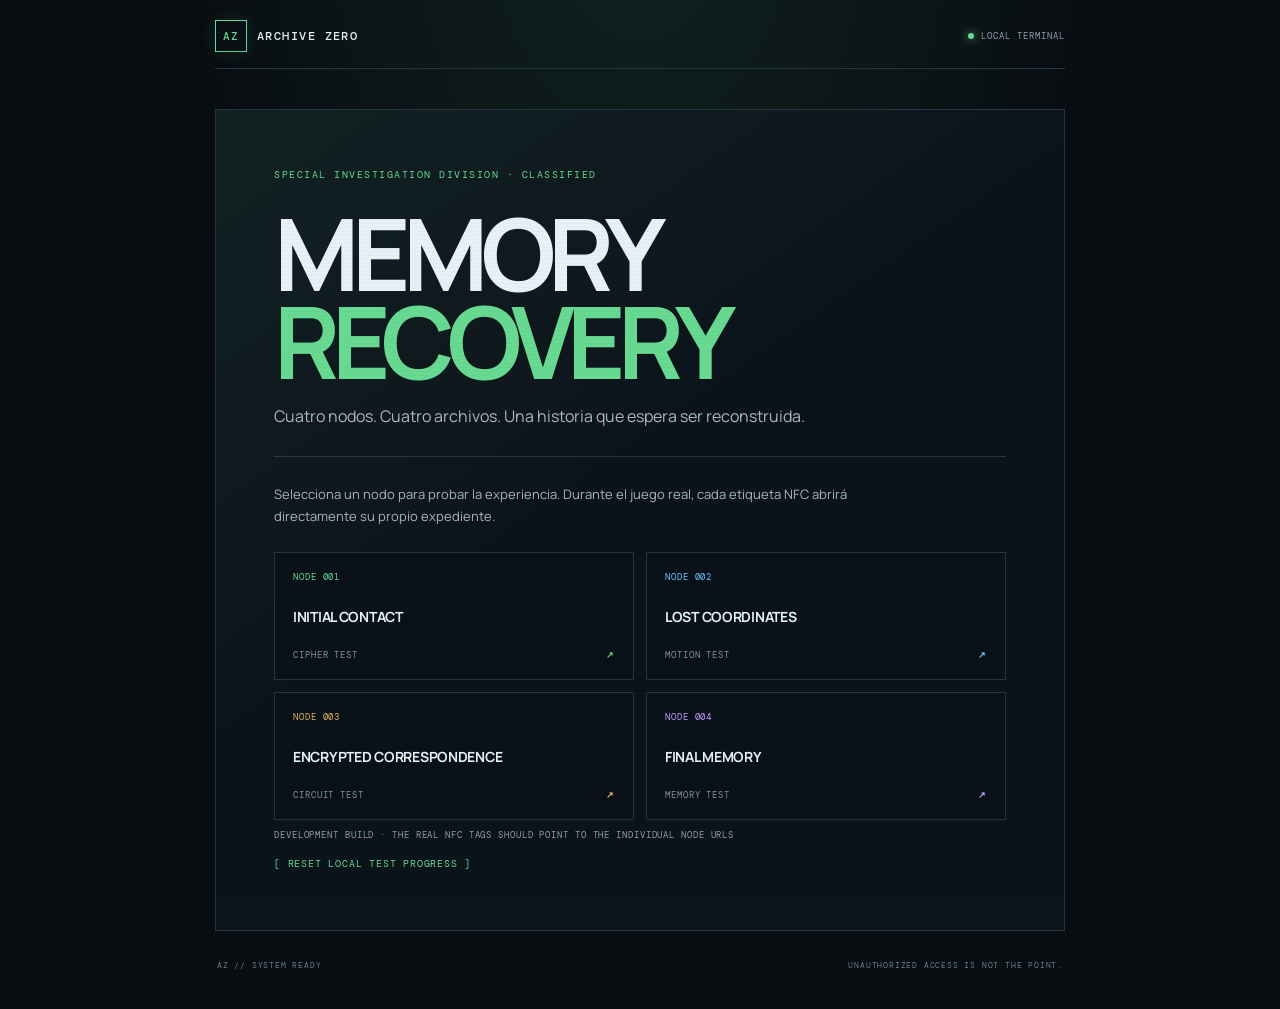
<file: index.html>
<!doctype html>
<html lang="es">
<head>
  <meta charset="utf-8">
  <meta name="viewport" content="width=device-width, initial-scale=1, viewport-fit=cover">
  <meta name="theme-color" content="#080d12">
  <meta name="description" content="ARCHIVE ZERO — classified memory recovery system.">
  <title>ARCHIVE ZERO // Terminal</title>
  <link rel="stylesheet" href="styles.css">
</head>
<body class="hub-page" data-node="hub">
  <div class="scanlines" aria-hidden="true"></div>
  <main class="hub-shell">
    <header class="topbar">
      <a class="brand" href="index.html"><span class="brand-mark">AZ</span><span>ARCHIVE ZERO</span></a>
      <span class="topbar-status"><i class="status-dot"></i> LOCAL TERMINAL</span>
    </header>
    <section class="hero-panel">
      <p class="eyebrow">SPECIAL INVESTIGATION DIVISION · CLASSIFIED</p>
      <h1>MEMORY<br><span>RECOVERY</span></h1>
      <p class="lede">Cuatro nodos. Cuatro archivos. Una historia que espera ser reconstruida.</p>
      <div class="rule"></div>
      <p class="body-copy">Selecciona un nodo para probar la experiencia. Durante el juego real, cada etiqueta NFC abrirá directamente su propio expediente.</p>
      <div class="node-grid">
        <a class="node-card node-green" href="001.html"><span class="node-number">NODE 001</span><strong>INITIAL CONTACT</strong><span class="node-state">CIPHER TEST <b>↗</b></span></a>
        <a class="node-card node-blue" href="002.html"><span class="node-number">NODE 002</span><strong>LOST COORDINATES</strong><span class="node-state">MOTION TEST <b>↗</b></span></a>
        <a class="node-card node-amber" href="003.html"><span class="node-number">NODE 003</span><strong>ENCRYPTED CORRESPONDENCE</strong><span class="node-state">CIRCUIT TEST <b>↗</b></span></a>
        <a class="node-card node-violet" href="004.html"><span class="node-number">NODE 004</span><strong>FINAL MEMORY</strong><span class="node-state">MEMORY TEST <b>↗</b></span></a>
      </div>
      <p class="micro-note">DEVELOPMENT BUILD · THE REAL NFC TAGS SHOULD POINT TO THE INDIVIDUAL NODE URLS</p>
      <button class="text-button reset-button" id="reset-progress" type="button">[ RESET LOCAL TEST PROGRESS ]</button>
    </section>
    <footer class="footer-line"><span>AZ // SYSTEM READY</span><span>UNAUTHORIZED ACCESS IS NOT THE POINT.</span></footer>
  </main>
  <script src="audio.js"></script>
  <script>document.getElementById("reset-progress").addEventListener("click", () => { for (const id of ["001","002","003","004"]) localStorage.removeItem(`archive-zero-node-${id}-recovered`); alert("Local test progress cleared."); });</script>
</body>
</html>
</file>
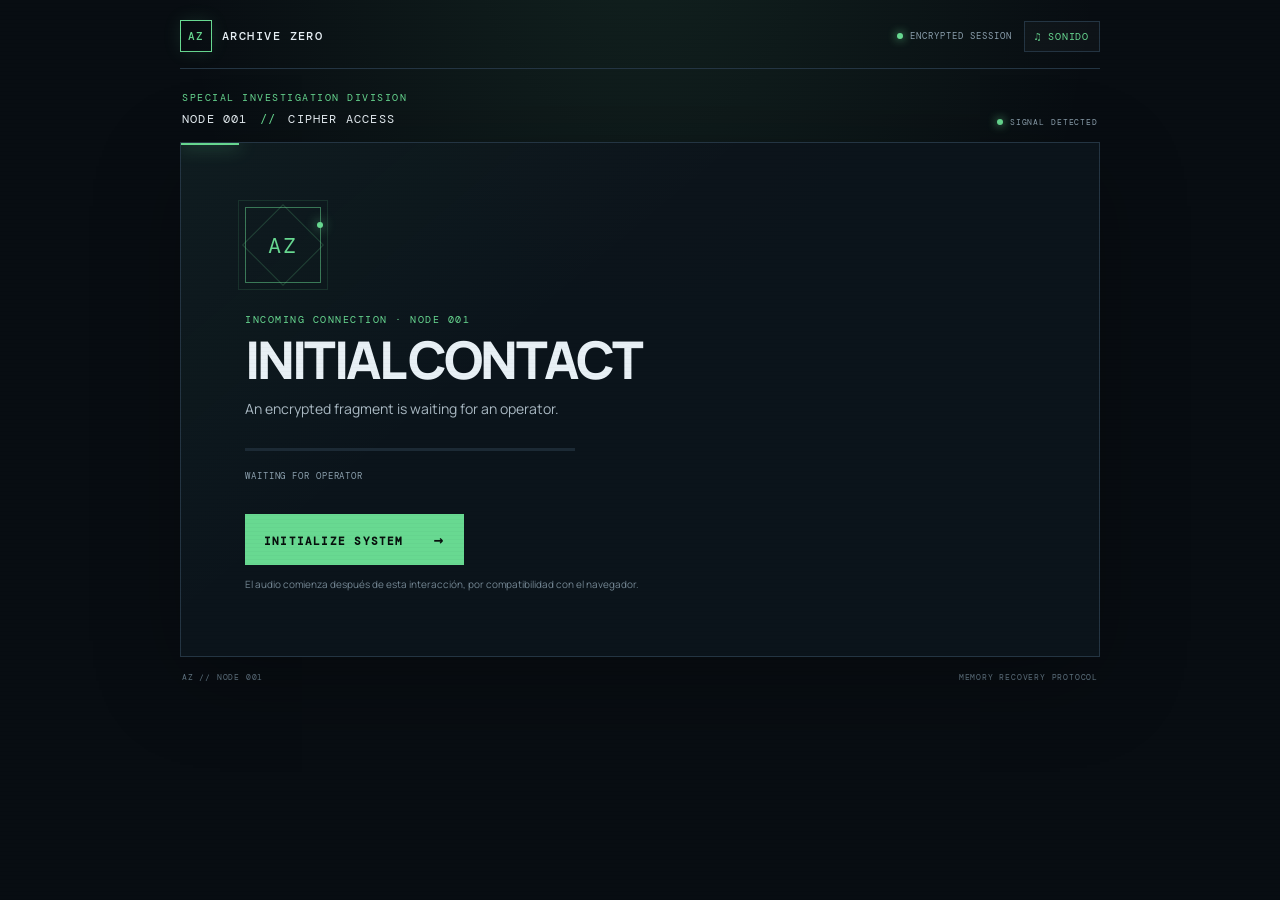
<file: 001.html>
<!doctype html>
<html lang="es">
<head>
  <meta charset="utf-8">
  <meta name="viewport" content="width=device-width, initial-scale=1, viewport-fit=cover">
  <meta name="theme-color" content="#080d12">
  <meta name="description" content="ARCHIVE ZERO — restricted memory recovery node 001.">
  <title>ARCHIVE ZERO // NODE 001</title>
  <link rel="stylesheet" href="styles.css">
</head>
<body data-node="001">
  <div class="scanlines" aria-hidden="true"></div>
  <main class="app-shell">
    <header class="topbar">
      <a class="brand" href="index.html" aria-label="ARCHIVE ZERO home"><span class="brand-mark">AZ</span><span>ARCHIVE ZERO</span></a>
      <div class="topbar-right"><span class="topbar-status"><i class="status-dot"></i> ENCRYPTED SESSION</span><button class="sound-toggle" id="sound-toggle" type="button" aria-label="Activar o silenciar sonido">♫ <span>SONIDO</span></button></div>
    </header>

    <section class="node-heading">
      <div><p class="eyebrow">SPECIAL INVESTIGATION DIVISION</p><p class="node-index">NODE 001 <span>//</span> <span id="node-classification">CLASSIFIED</span></p></div>
      <div class="connection-state"><span class="pulse-dot"></span><span id="connection-label">SIGNAL DETECTED</span></div>
    </section>

    <section class="main-panel" id="main-panel">
      <div class="system-intro" id="system-intro">
        <div class="boot-mark" aria-hidden="true"><span>AZ</span><i></i></div>
        <p class="eyebrow">INCOMING CONNECTION · NODE 001</p>
        <h1 id="node-title">LOADING ARCHIVE</h1>
        <p class="lede" id="node-subtitle">Establishing secure connection...</p>
        <div class="boot-meter"><span id="boot-meter-fill"></span></div>
        <p class="micro-note" id="boot-status">WAITING FOR OPERATOR</p>
        <button class="primary-button" id="initialize-button" type="button">INITIALIZE SYSTEM <span>→</span></button>
        <p class="tiny-note">El audio comienza después de esta interacción, por compatibilidad con el navegador.</p>
      </div>

      <div class="challenge-area hidden" id="challenge-area">
        <div class="challenge-topline"><span id="challenge-tag">AUTHENTICATION REQUIRED</span><span class="live-indicator"><i></i> LIVE</span></div>
        <h2 id="challenge-title">ACCESS DENIED</h2>
        <p class="challenge-copy" id="challenge-copy"></p>
        <div id="challenge-content"></div>
        <div class="hint-area">
          <button class="text-button" type="button" id="hint-button">[ REQUEST HINT ]</button>
          <p class="hint-text hidden" id="hint-text"></p>
        </div>
      </div>

      <section class="evidence-area hidden" id="evidence-area" aria-live="polite">
        <div class="evidence-header"><span class="evidence-stamp">EVIDENCE RECOVERED</span><span id="evidence-number">FILE 001 / 004</span></div>
        <h2 id="evidence-title">MEMORY FOUND</h2>
        <p class="evidence-copy" id="evidence-copy"></p>
        <figure class="evidence-frame">
          <img id="evidence-image" alt="Fotografía recuperada" src="assets/evidence-001.svg">
          <figcaption><span id="evidence-caption">RECOVERED IMAGE</span><span>UNREDACTED</span></figcaption>
        </figure>
        <div class="transmission-box" id="transmission-box">
          <div class="transmission-heading"><span class="transmission-icon">▣</span><span>SECONDARY TRANSMISSION DETECTED</span></div>
          <p id="next-clue"></p>
          <span class="transmission-footer">ENCRYPTED MESSAGE · DESTINATION NOT VERIFIED</span>
        </div>
        <div class="final-message hidden" id="final-message">
          <span class="evidence-stamp">ALL RECORDS RECOVERED</span>
          <h3>THE STORY WAS NEVER LOST.</h3>
          <p>Algunos archivos guardan información. Otros guardan el comienzo de una historia.</p>
          <p class="micro-note">ARCHIVE ZERO · END OF DIGITAL INVESTIGATION</p>
        </div>
        <div class="audio-note" id="audio-note"><span>♫</span> <span id="audio-note-text">MEMORY SOUNDTRACK LOADED</span></div>
      </section>
    </section>

    <footer class="footer-line"><span>AZ // NODE 001</span><span>MEMORY RECOVERY PROTOCOL</span></footer>
  </main>
  <div class="toast" id="toast" role="status" aria-live="polite"></div>
  <script src="audio.js"></script>
  <script src="app.js"></script>
</body>
</html>
</file>
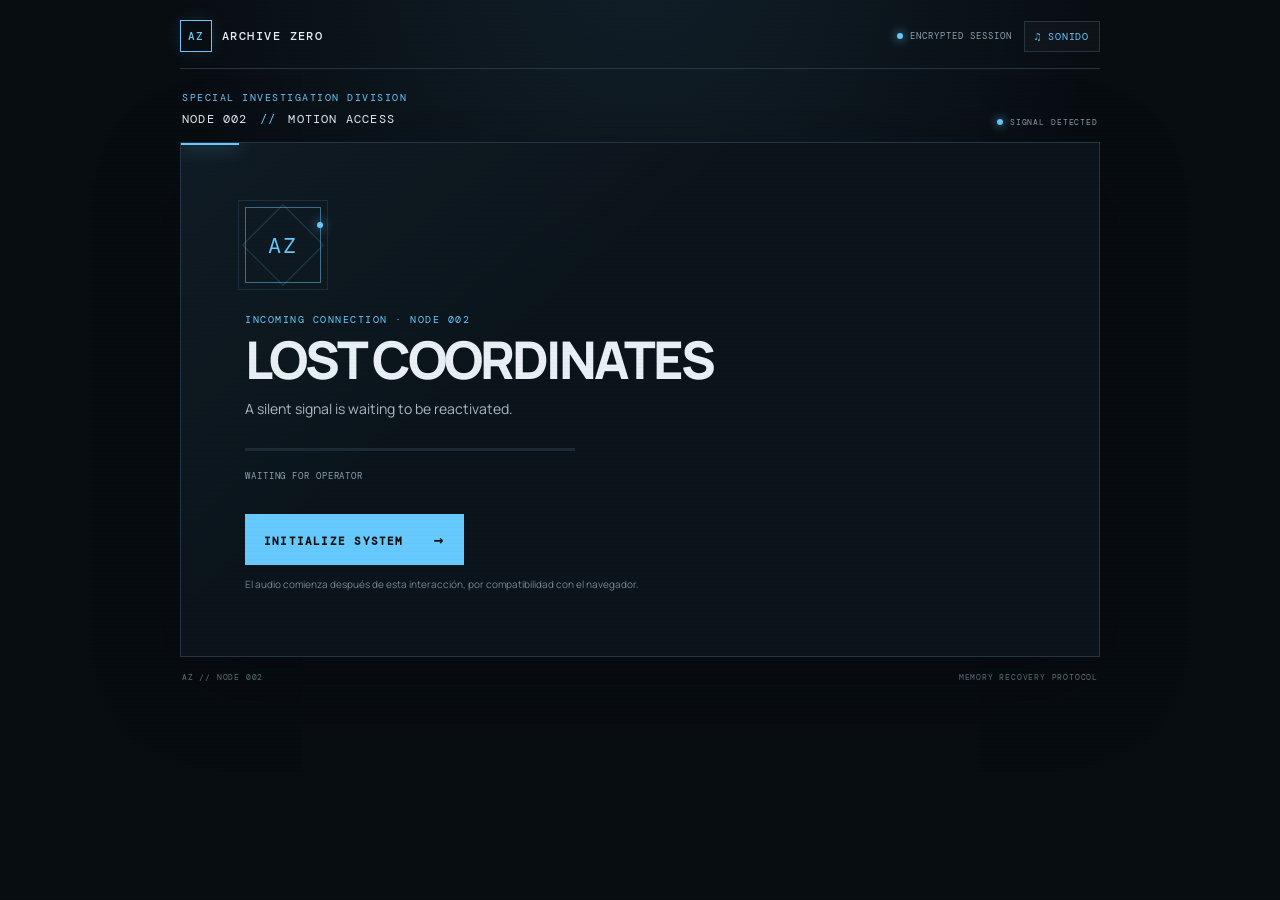
<file: 002.html>
<!doctype html>
<html lang="es">
<head>
  <meta charset="utf-8">
  <meta name="viewport" content="width=device-width, initial-scale=1, viewport-fit=cover">
  <meta name="theme-color" content="#080d12">
  <meta name="description" content="ARCHIVE ZERO — restricted memory recovery node 002.">
  <title>ARCHIVE ZERO // NODE 002</title>
  <link rel="stylesheet" href="styles.css">
</head>
<body data-node="002">
  <div class="scanlines" aria-hidden="true"></div>
  <main class="app-shell">
    <header class="topbar">
      <a class="brand" href="index.html" aria-label="ARCHIVE ZERO home"><span class="brand-mark">AZ</span><span>ARCHIVE ZERO</span></a>
      <div class="topbar-right"><span class="topbar-status"><i class="status-dot"></i> ENCRYPTED SESSION</span><button class="sound-toggle" id="sound-toggle" type="button" aria-label="Activar o silenciar sonido">♫ <span>SONIDO</span></button></div>
    </header>

    <section class="node-heading">
      <div><p class="eyebrow">SPECIAL INVESTIGATION DIVISION</p><p class="node-index">NODE 002 <span>//</span> <span id="node-classification">CLASSIFIED</span></p></div>
      <div class="connection-state"><span class="pulse-dot"></span><span id="connection-label">SIGNAL DETECTED</span></div>
    </section>

    <section class="main-panel" id="main-panel">
      <div class="system-intro" id="system-intro">
        <div class="boot-mark" aria-hidden="true"><span>AZ</span><i></i></div>
        <p class="eyebrow">INCOMING CONNECTION · NODE 002</p>
        <h1 id="node-title">LOADING ARCHIVE</h1>
        <p class="lede" id="node-subtitle">Establishing secure connection...</p>
        <div class="boot-meter"><span id="boot-meter-fill"></span></div>
        <p class="micro-note" id="boot-status">WAITING FOR OPERATOR</p>
        <button class="primary-button" id="initialize-button" type="button">INITIALIZE SYSTEM <span>→</span></button>
        <p class="tiny-note">El audio comienza después de esta interacción, por compatibilidad con el navegador.</p>
      </div>

      <div class="challenge-area hidden" id="challenge-area">
        <div class="challenge-topline"><span id="challenge-tag">AUTHENTICATION REQUIRED</span><span class="live-indicator"><i></i> LIVE</span></div>
        <h2 id="challenge-title">ACCESS DENIED</h2>
        <p class="challenge-copy" id="challenge-copy"></p>
        <div id="challenge-content"></div>
        <div class="hint-area">
          <button class="text-button" type="button" id="hint-button">[ REQUEST HINT ]</button>
          <p class="hint-text hidden" id="hint-text"></p>
        </div>
      </div>

      <section class="evidence-area hidden" id="evidence-area" aria-live="polite">
        <div class="evidence-header"><span class="evidence-stamp">EVIDENCE RECOVERED</span><span id="evidence-number">FILE 001 / 004</span></div>
        <h2 id="evidence-title">MEMORY FOUND</h2>
        <p class="evidence-copy" id="evidence-copy"></p>
        <figure class="evidence-frame">
          <img id="evidence-image" alt="Fotografía recuperada" src="assets/evidence-001.svg">
          <figcaption><span id="evidence-caption">RECOVERED IMAGE</span><span>UNREDACTED</span></figcaption>
        </figure>
        <div class="transmission-box" id="transmission-box">
          <div class="transmission-heading"><span class="transmission-icon">▣</span><span>SECONDARY TRANSMISSION DETECTED</span></div>
          <p id="next-clue"></p>
          <span class="transmission-footer">ENCRYPTED MESSAGE · DESTINATION NOT VERIFIED</span>
        </div>
        <div class="final-message hidden" id="final-message">
          <span class="evidence-stamp">ALL RECORDS RECOVERED</span>
          <h3>THE STORY WAS NEVER LOST.</h3>
          <p>Algunos archivos guardan información. Otros guardan el comienzo de una historia.</p>
          <p class="micro-note">ARCHIVE ZERO · END OF DIGITAL INVESTIGATION</p>
        </div>
        <div class="audio-note" id="audio-note"><span>♫</span> <span id="audio-note-text">MEMORY SOUNDTRACK LOADED</span></div>
      </section>
    </section>

    <footer class="footer-line"><span>AZ // NODE 002</span><span>MEMORY RECOVERY PROTOCOL</span></footer>
  </main>
  <div class="toast" id="toast" role="status" aria-live="polite"></div>
  <script src="audio.js"></script>
  <script src="app.js"></script>
</body>
</html>
</file>
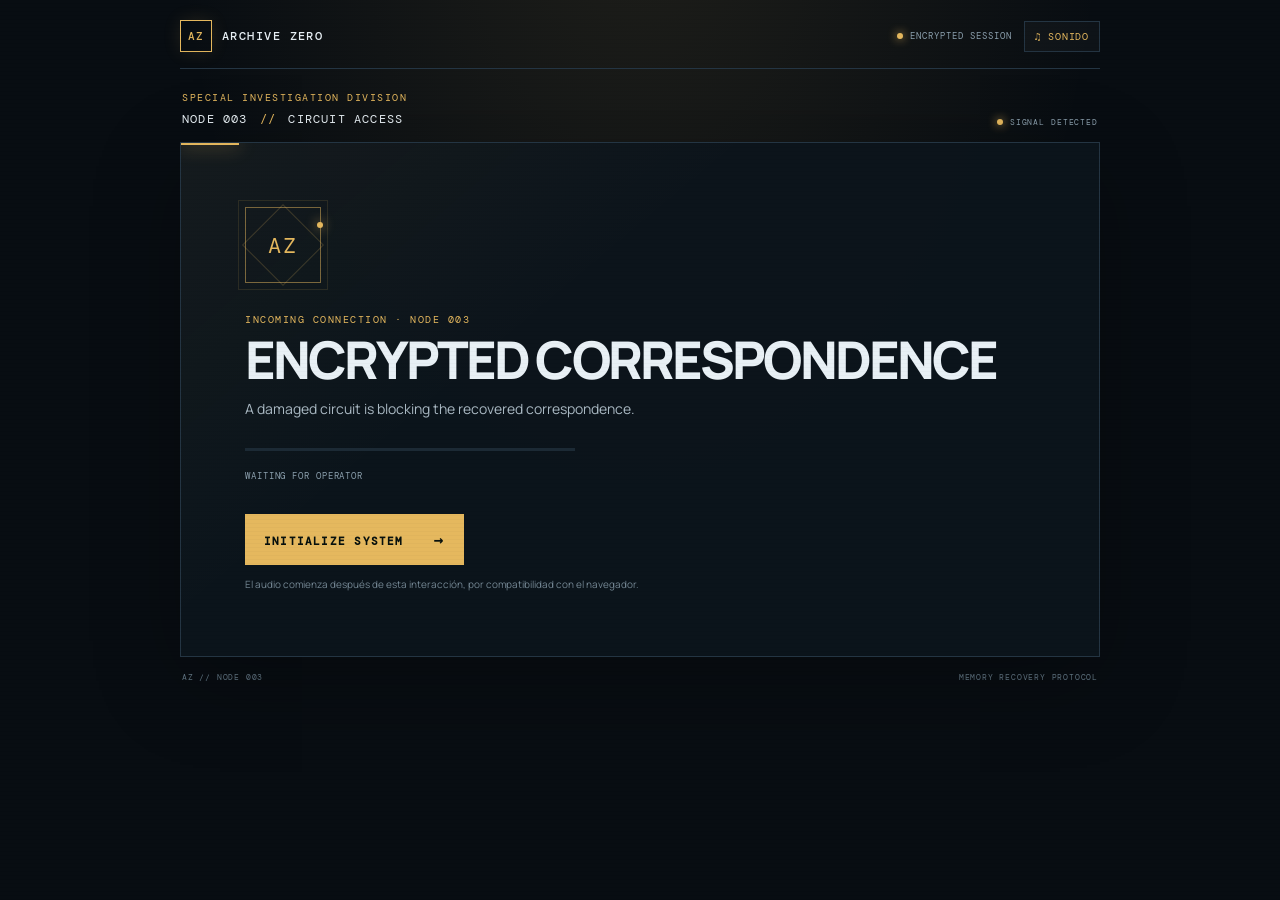
<file: 003.html>
<!doctype html>
<html lang="es">
<head>
  <meta charset="utf-8">
  <meta name="viewport" content="width=device-width, initial-scale=1, viewport-fit=cover">
  <meta name="theme-color" content="#080d12">
  <meta name="description" content="ARCHIVE ZERO — restricted memory recovery node 003.">
  <title>ARCHIVE ZERO // NODE 003</title>
  <link rel="stylesheet" href="styles.css">
</head>
<body data-node="003">
  <div class="scanlines" aria-hidden="true"></div>
  <main class="app-shell">
    <header class="topbar">
      <a class="brand" href="index.html" aria-label="ARCHIVE ZERO home"><span class="brand-mark">AZ</span><span>ARCHIVE ZERO</span></a>
      <div class="topbar-right"><span class="topbar-status"><i class="status-dot"></i> ENCRYPTED SESSION</span><button class="sound-toggle" id="sound-toggle" type="button" aria-label="Activar o silenciar sonido">♫ <span>SONIDO</span></button></div>
    </header>

    <section class="node-heading">
      <div><p class="eyebrow">SPECIAL INVESTIGATION DIVISION</p><p class="node-index">NODE 003 <span>//</span> <span id="node-classification">CLASSIFIED</span></p></div>
      <div class="connection-state"><span class="pulse-dot"></span><span id="connection-label">SIGNAL DETECTED</span></div>
    </section>

    <section class="main-panel" id="main-panel">
      <div class="system-intro" id="system-intro">
        <div class="boot-mark" aria-hidden="true"><span>AZ</span><i></i></div>
        <p class="eyebrow">INCOMING CONNECTION · NODE 003</p>
        <h1 id="node-title">LOADING ARCHIVE</h1>
        <p class="lede" id="node-subtitle">Establishing secure connection...</p>
        <div class="boot-meter"><span id="boot-meter-fill"></span></div>
        <p class="micro-note" id="boot-status">WAITING FOR OPERATOR</p>
        <button class="primary-button" id="initialize-button" type="button">INITIALIZE SYSTEM <span>→</span></button>
        <p class="tiny-note">El audio comienza después de esta interacción, por compatibilidad con el navegador.</p>
      </div>

      <div class="challenge-area hidden" id="challenge-area">
        <div class="challenge-topline"><span id="challenge-tag">AUTHENTICATION REQUIRED</span><span class="live-indicator"><i></i> LIVE</span></div>
        <h2 id="challenge-title">ACCESS DENIED</h2>
        <p class="challenge-copy" id="challenge-copy"></p>
        <div id="challenge-content"></div>
        <div class="hint-area">
          <button class="text-button" type="button" id="hint-button">[ REQUEST HINT ]</button>
          <p class="hint-text hidden" id="hint-text"></p>
        </div>
      </div>

      <section class="evidence-area hidden" id="evidence-area" aria-live="polite">
        <div class="evidence-header"><span class="evidence-stamp">EVIDENCE RECOVERED</span><span id="evidence-number">FILE 001 / 004</span></div>
        <h2 id="evidence-title">MEMORY FOUND</h2>
        <p class="evidence-copy" id="evidence-copy"></p>
        <figure class="evidence-frame">
          <img id="evidence-image" alt="Fotografía recuperada" src="assets/evidence-001.svg">
          <figcaption><span id="evidence-caption">RECOVERED IMAGE</span><span>UNREDACTED</span></figcaption>
        </figure>
        <div class="transmission-box" id="transmission-box">
          <div class="transmission-heading"><span class="transmission-icon">▣</span><span>SECONDARY TRANSMISSION DETECTED</span></div>
          <p id="next-clue"></p>
          <span class="transmission-footer">ENCRYPTED MESSAGE · DESTINATION NOT VERIFIED</span>
        </div>
        <div class="final-message hidden" id="final-message">
          <span class="evidence-stamp">ALL RECORDS RECOVERED</span>
          <h3>THE STORY WAS NEVER LOST.</h3>
          <p>Algunos archivos guardan información. Otros guardan el comienzo de una historia.</p>
          <p class="micro-note">ARCHIVE ZERO · END OF DIGITAL INVESTIGATION</p>
        </div>
        <div class="audio-note" id="audio-note"><span>♫</span> <span id="audio-note-text">MEMORY SOUNDTRACK LOADED</span></div>
      </section>
    </section>

    <footer class="footer-line"><span>AZ // NODE 003</span><span>MEMORY RECOVERY PROTOCOL</span></footer>
  </main>
  <div class="toast" id="toast" role="status" aria-live="polite"></div>
  <script src="audio.js"></script>
  <script src="app.js"></script>
</body>
</html>
</file>
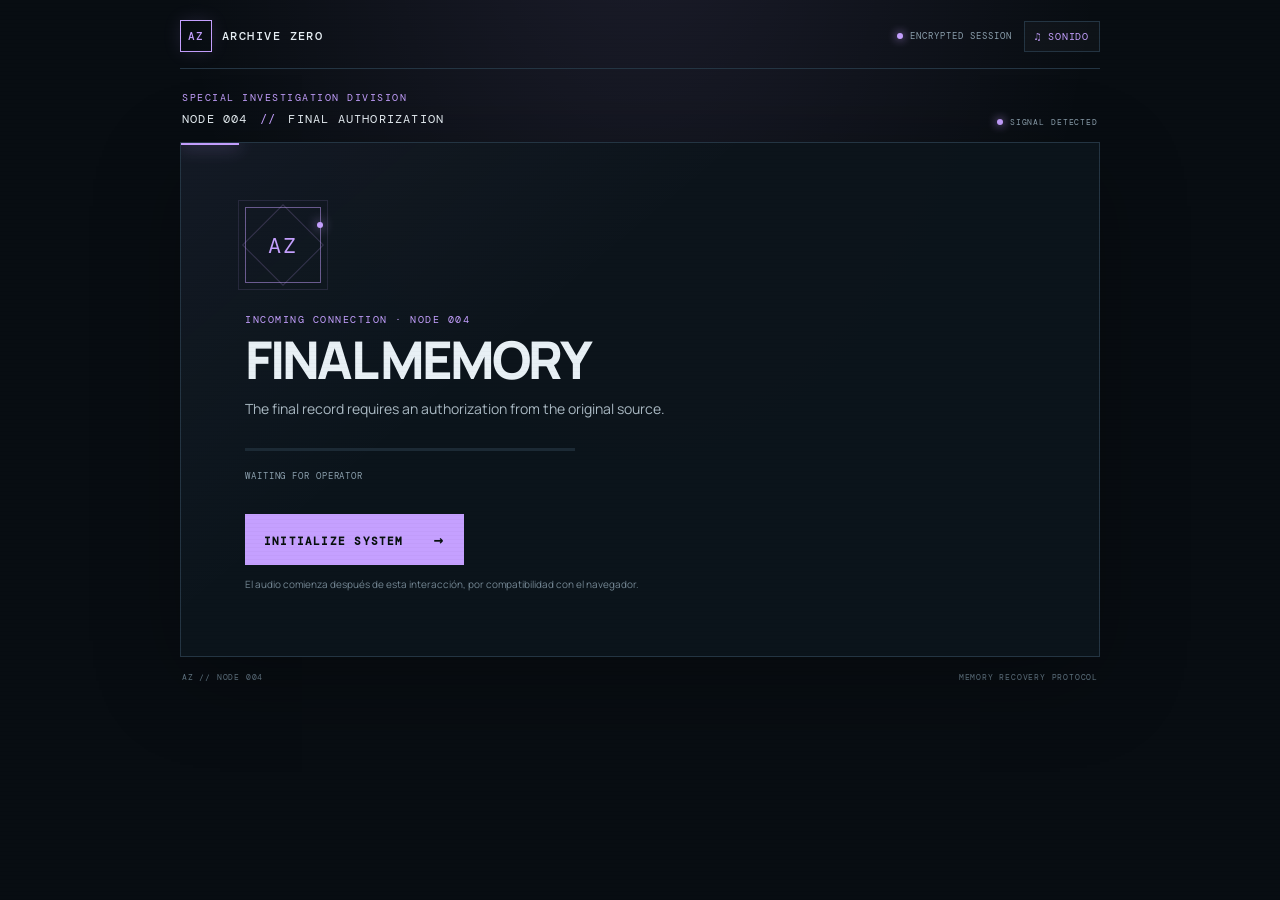
<file: 004.html>
<!doctype html>
<html lang="es">
<head>
  <meta charset="utf-8">
  <meta name="viewport" content="width=device-width, initial-scale=1, viewport-fit=cover">
  <meta name="theme-color" content="#080d12">
  <meta name="description" content="ARCHIVE ZERO — restricted memory recovery node 004.">
  <title>ARCHIVE ZERO // NODE 004</title>
  <link rel="stylesheet" href="styles.css">
</head>
<body data-node="004">
  <div class="scanlines" aria-hidden="true"></div>
  <main class="app-shell">
    <header class="topbar">
      <a class="brand" href="index.html" aria-label="ARCHIVE ZERO home"><span class="brand-mark">AZ</span><span>ARCHIVE ZERO</span></a>
      <div class="topbar-right"><span class="topbar-status"><i class="status-dot"></i> ENCRYPTED SESSION</span><button class="sound-toggle" id="sound-toggle" type="button" aria-label="Activar o silenciar sonido">♫ <span>SONIDO</span></button></div>
    </header>

    <section class="node-heading">
      <div><p class="eyebrow">SPECIAL INVESTIGATION DIVISION</p><p class="node-index">NODE 004 <span>//</span> <span id="node-classification">CLASSIFIED</span></p></div>
      <div class="connection-state"><span class="pulse-dot"></span><span id="connection-label">SIGNAL DETECTED</span></div>
    </section>

    <section class="main-panel" id="main-panel">
      <div class="system-intro" id="system-intro">
        <div class="boot-mark" aria-hidden="true"><span>AZ</span><i></i></div>
        <p class="eyebrow">INCOMING CONNECTION · NODE 004</p>
        <h1 id="node-title">LOADING ARCHIVE</h1>
        <p class="lede" id="node-subtitle">Establishing secure connection...</p>
        <div class="boot-meter"><span id="boot-meter-fill"></span></div>
        <p class="micro-note" id="boot-status">WAITING FOR OPERATOR</p>
        <button class="primary-button" id="initialize-button" type="button">INITIALIZE SYSTEM <span>→</span></button>
        <p class="tiny-note">El audio comienza después de esta interacción, por compatibilidad con el navegador.</p>
      </div>

      <div class="challenge-area hidden" id="challenge-area">
        <div class="challenge-topline"><span id="challenge-tag">AUTHENTICATION REQUIRED</span><span class="live-indicator"><i></i> LIVE</span></div>
        <h2 id="challenge-title">ACCESS DENIED</h2>
        <p class="challenge-copy" id="challenge-copy"></p>
        <div id="challenge-content"></div>
        <div class="hint-area">
          <button class="text-button" type="button" id="hint-button">[ REQUEST HINT ]</button>
          <p class="hint-text hidden" id="hint-text"></p>
        </div>
      </div>

      <section class="evidence-area hidden" id="evidence-area" aria-live="polite">
        <div class="evidence-header"><span class="evidence-stamp">EVIDENCE RECOVERED</span><span id="evidence-number">FILE 001 / 004</span></div>
        <h2 id="evidence-title">MEMORY FOUND</h2>
        <p class="evidence-copy" id="evidence-copy"></p>
        <figure class="evidence-frame">
          <img id="evidence-image" alt="Fotografía recuperada" src="assets/evidence-001.svg">
          <figcaption><span id="evidence-caption">RECOVERED IMAGE</span><span>UNREDACTED</span></figcaption>
        </figure>
        <div class="transmission-box" id="transmission-box">
          <div class="transmission-heading"><span class="transmission-icon">▣</span><span>SECONDARY TRANSMISSION DETECTED</span></div>
          <p id="next-clue"></p>
          <span class="transmission-footer">ENCRYPTED MESSAGE · DESTINATION NOT VERIFIED</span>
        </div>
        <div class="final-message hidden" id="final-message">
          <span class="evidence-stamp">ALL RECORDS RECOVERED</span>
          <h3>THE STORY WAS NEVER LOST.</h3>
          <p>Algunos archivos guardan información. Otros guardan el comienzo de una historia.</p>
          <p class="micro-note">ARCHIVE ZERO · END OF DIGITAL INVESTIGATION</p>
        </div>
        <div class="audio-note" id="audio-note"><span>♫</span> <span id="audio-note-text">MEMORY SOUNDTRACK LOADED</span></div>
      </section>
    </section>

    <footer class="footer-line"><span>AZ // NODE 004</span><span>MEMORY RECOVERY PROTOCOL</span></footer>
  </main>
  <div class="toast" id="toast" role="status" aria-live="polite"></div>
  <script src="audio.js"></script>
  <script src="app.js"></script>
</body>
</html>
</file>
<file: styles.css>
@import url('https://fonts.googleapis.com/css2?family=DM+Mono:wght@400;500&family=Manrope:wght@400;500;600;700;800&display=swap');
:root{--bg:#080d12;--panel:#0d151d;--panel-2:#111e29;--ink:#e8f0f5;--muted:#8ca0ae;--line:#243543;--accent:#68d991;--accent-rgb:104,217,145;--danger:#ff7878;--font-mono:'DM Mono',ui-monospace,SFMono-Regular,Consolas,monospace;--font-main:'Manrope',system-ui,sans-serif}
*{box-sizing:border-box}html{min-height:100%;background:var(--bg)}body{margin:0;min-height:100vh;background:radial-gradient(ellipse at 50% -18%,rgba(var(--accent-rgb),.105),transparent 52%),var(--bg);color:var(--ink);font-family:var(--font-main);overflow-x:hidden}body[data-node="001"]{--accent:#68d991;--accent-rgb:104,217,145}body[data-node="002"]{--accent:#67caff;--accent-rgb:103,202,255}body[data-node="003"]{--accent:#e5b85e;--accent-rgb:229,184,94}body[data-node="004"]{--accent:#c5a0ff;--accent-rgb:197,160,255}.scanlines{position:fixed;inset:0;pointer-events:none;z-index:5;opacity:.13;background:repeating-linear-gradient(to bottom,transparent 0 3px,rgba(0,0,0,.28) 4px)}a{color:inherit;text-decoration:none}button,input{font:inherit}.app-shell,.hub-shell{width:min(920px,100% - 32px);margin:0 auto;padding:20px 0 24px;position:relative;z-index:1}.topbar{display:flex;justify-content:space-between;align-items:center;gap:12px;padding:0 0 16px;border-bottom:1px solid var(--line)}.brand{display:flex;align-items:center;gap:10px;font-family:var(--font-mono);font-size:12px;letter-spacing:.12em;font-weight:500}.brand-mark{width:32px;height:32px;display:grid;place-items:center;border:1px solid var(--accent);color:var(--accent);font-size:11px;box-shadow:0 0 18px rgba(var(--accent-rgb),.12)}.topbar-right{display:flex;align-items:center;gap:12px}.topbar-status,.connection-state{font-family:var(--font-mono);font-size:9px;letter-spacing:.11em;color:var(--muted);display:flex;align-items:center;gap:7px}.status-dot,.pulse-dot,.live-indicator i{width:6px;height:6px;display:inline-block;border-radius:50%;background:var(--accent);box-shadow:0 0 10px var(--accent)}.sound-toggle{border:1px solid var(--line);background:rgba(255,255,255,.025);color:var(--accent);padding:8px 10px;font-family:var(--font-mono);font-size:10px;letter-spacing:.08em;cursor:pointer}.sound-toggle:hover{border-color:var(--accent)}.node-heading{display:flex;justify-content:space-between;align-items:end;padding:22px 2px 15px}.eyebrow{margin:0 0 7px;color:var(--accent);font:10px var(--font-mono);letter-spacing:.15em}.node-index{margin:0;font:12px var(--font-mono);letter-spacing:.1em}.node-index span:first-child{color:var(--accent);padding:0 4px}.connection-state{font-size:8px}.main-panel{position:relative;min-height:480px;border:1px solid var(--line);background:linear-gradient(140deg,rgba(var(--accent-rgb),.045),transparent 38%),rgba(12,20,28,.96);box-shadow:0 24px 80px rgba(0,0,0,.25);overflow:hidden}.main-panel:before{content:"";position:absolute;top:0;left:0;width:58px;height:2px;background:var(--accent);box-shadow:0 0 18px var(--accent)}.system-intro{min-height:480px;padding:clamp(28px,7vw,64px);display:flex;flex-direction:column;align-items:flex-start;justify-content:center}.boot-mark{width:76px;height:76px;border:1px solid rgba(var(--accent-rgb),.5);display:grid;place-items:center;position:relative;margin-bottom:30px;color:var(--accent);font:22px var(--font-mono);letter-spacing:.1em}.boot-mark:before,.boot-mark:after{content:"";position:absolute;border:1px solid rgba(var(--accent-rgb),.2);inset:8px;transform:rotate(45deg)}.boot-mark:after{inset:-8px;border-color:rgba(var(--accent-rgb),.12);transform:rotate(0)}.boot-mark i{position:absolute;width:6px;height:6px;border-radius:50%;background:var(--accent);right:-3px;top:14px;box-shadow:0 0 12px var(--accent)}h1,h2,h3,p{overflow-wrap:anywhere}.system-intro h1{font-size:clamp(30px,7vw,52px);line-height:1.03;letter-spacing:-.055em;margin:0 0 10px;font-weight:800}.lede{max-width:550px;color:#aab9c3;line-height:1.7;font-size:14px;margin:0}.boot-meter{width:min(330px,100%);height:3px;background:#1c2a35;margin:28px 0 10px;overflow:hidden}.boot-meter span{display:block;width:0;height:100%;background:var(--accent);box-shadow:0 0 14px var(--accent);transition:width .8s ease}.micro-note{font:9px var(--font-mono);color:var(--muted);letter-spacing:.1em}.primary-button,.action-button{margin-top:23px;padding:14px 18px;background:var(--accent);border:1px solid var(--accent);color:#07100d;font:600 11px var(--font-mono);letter-spacing:.11em;cursor:pointer;transition:transform .18s,filter .18s;min-height:46px}.primary-button span{padding-left:22px;font-size:16px}.primary-button:hover,.action-button:hover{filter:brightness(1.1);transform:translateY(-1px)}.primary-button:active,.action-button:active{transform:translateY(1px)}.tiny-note{margin:12px 0 0;color:#758895;font-size:10px;line-height:1.5}.challenge-area,.evidence-area{padding:clamp(22px,6vw,52px)}.hidden{display:none!important}.challenge-topline,.evidence-header{display:flex;justify-content:space-between;align-items:center;gap:12px;font:9px var(--font-mono);letter-spacing:.12em;color:var(--accent)}.live-indicator{display:flex;align-items:center;gap:7px;color:#8094a1}.live-indicator i{width:5px;height:5px}.challenge-area h2,.evidence-area h2{font-size:clamp(27px,5.5vw,40px);letter-spacing:-.045em;margin:18px 0 8px;line-height:1.05}.challenge-copy,.evidence-copy{color:#aab9c3;font-size:13px;line-height:1.75;max-width:650px;margin:0 0 24px}.puzzle-card{border:1px solid rgba(var(--accent-rgb),.35);background:rgba(var(--accent-rgb),.045);padding:clamp(16px,4vw,25px);margin:18px 0}.puzzle-label{font:9px var(--font-mono);letter-spacing:.15em;color:var(--accent);margin:0 0 14px}.cipher-string{font:clamp(24px,7vw,39px) var(--font-mono);letter-spacing:.13em;text-align:center;color:var(--accent);padding:12px 0;text-shadow:0 0 22px rgba(var(--accent-rgb),.2);overflow-wrap:anywhere}.puzzle-hint{font-size:12px;color:#9eb0bb;line-height:1.65}.field-label{display:block;color:var(--accent);font:9px var(--font-mono);letter-spacing:.13em;margin:18px 0 8px}.text-input{width:100%;min-height:48px;background:#080f15;border:1px solid #344653;color:var(--ink);padding:13px 14px;outline:none;border-radius:0;font:13px var(--font-mono);letter-spacing:.08em;text-transform:uppercase}.text-input:focus{border-color:var(--accent);box-shadow:0 0 0 2px rgba(var(--accent-rgb),.1)}.button-row{display:flex;gap:10px;flex-wrap:wrap}.action-button{margin-top:12px}.action-button.secondary{background:transparent;color:var(--accent);border-color:rgba(var(--accent-rgb),.5)}.feedback{min-height:20px;margin:10px 0 0;font:10px var(--font-mono);letter-spacing:.04em;color:var(--danger)}.feedback.ok{color:var(--accent)}.hint-area{margin-top:26px;padding-top:15px;border-top:1px solid var(--line)}.text-button{background:none;border:0;padding:0;color:var(--accent);font:10px var(--font-mono);letter-spacing:.08em;cursor:pointer}.hint-text{color:#a3b3bd;font-size:11px;line-height:1.6;margin:10px 0 0}.motion-orb{width:145px;height:145px;margin:24px auto;border:1px solid rgba(var(--accent-rgb),.55);border-radius:50%;display:grid;place-items:center;position:relative;background:radial-gradient(circle,rgba(var(--accent-rgb),.13),transparent 65%)}.motion-orb:before,.motion-orb:after{content:"";position:absolute;inset:12px;border:1px dashed rgba(var(--accent-rgb),.35);border-radius:50%;animation:spin 14s linear infinite}.motion-orb:after{inset:26px;animation-direction:reverse;animation-duration:9s}.motion-orb .phone-glyph{font-size:45px;color:var(--accent);z-index:1}.motion-count{font:clamp(25px,7vw,36px) var(--font-mono);color:var(--accent);text-align:center}.motion-status{text-align:center;color:#9db0bd;font:10px var(--font-mono);letter-spacing:.08em}.shake-ready{animation:glow 1.6s ease-in-out infinite alternate}.circuit-board{position:relative;border:1px solid rgba(var(--accent-rgb),.3);background:rgba(0,0,0,.15);min-height:300px;margin:20px 0;padding:14px 8px;overflow:hidden}.wire-svg{position:absolute;inset:0;width:100%;height:100%;pointer-events:none;z-index:1;overflow:visible}.wire-node{position:absolute;z-index:2;width:46%;height:48px;display:flex;align-items:center;gap:10px;background:#101c26;border:1px solid #354653;color:#b4c4ce;padding:7px 10px;cursor:pointer;font:9px var(--font-mono);letter-spacing:.07em;text-align:left}.wire-node.left{left:7px}.wire-node.right{right:7px;justify-content:flex-end;text-align:right}.wire-node.selected{border-color:var(--accent);box-shadow:0 0 0 2px rgba(var(--accent-rgb),.12)}.wire-node.matched{opacity:.65;border-color:var(--accent)}.wire-port{width:14px;height:14px;flex:0 0 14px;border-radius:50%;border:2px solid var(--wire-color);box-shadow:0 0 9px color-mix(in srgb,var(--wire-color) 55%,transparent)}.wire-node.right .wire-port{order:2}.wire-note{font:9px var(--font-mono);color:#9cafbb;line-height:1.5;margin:8px 0}.wire-line{fill:none;stroke-width:3;stroke-linecap:round;filter:drop-shadow(0 0 4px currentColor);opacity:.9}.wire-progress{font:10px var(--font-mono);color:var(--accent);letter-spacing:.1em}.memory-grid{display:grid;grid-template-columns:repeat(2,minmax(0,1fr));gap:12px;max-width:360px;margin:22px auto}.memory-pad{aspect-ratio:1;border:1px solid rgba(var(--accent-rgb),.45);background:linear-gradient(145deg,rgba(var(--accent-rgb),.14),rgba(15,22,32,.96));color:var(--accent);font-size:clamp(27px,8vw,42px);cursor:pointer;transition:background .12s,transform .12s,box-shadow .12s}.memory-pad.active{background:var(--accent);color:#11101a;box-shadow:0 0 28px rgba(var(--accent-rgb),.55);transform:scale(.97)}.memory-pad:disabled{cursor:default}.memory-state{text-align:center;color:#a8b8c2;font:10px var(--font-mono);letter-spacing:.08em;min-height:18px}.evidence-area{animation:rise .65s ease both}.evidence-stamp{display:inline-block;border:1px solid var(--accent);color:var(--accent);padding:6px 9px;font:9px var(--font-mono);letter-spacing:.13em}.evidence-header>span:last-child{font-size:9px;color:#8295a1}.evidence-area h2{color:var(--accent);margin-top:20px}.evidence-frame{margin:24px 0 20px;border:1px solid rgba(var(--accent-rgb),.45);padding:8px;background:#080e14;box-shadow:0 0 35px rgba(var(--accent-rgb),.08)}.evidence-frame img{display:block;width:100%;max-height:430px;object-fit:cover;background:#111c25;min-height:210px}.evidence-frame figcaption{display:flex;justify-content:space-between;gap:12px;padding:10px 2px 2px;color:#91a2ad;font:8px var(--font-mono);letter-spacing:.1em}.transmission-box{border:1px solid rgba(var(--accent-rgb),.38);background:rgba(var(--accent-rgb),.045);padding:17px 18px;margin-top:22px}.transmission-heading{display:flex;align-items:center;gap:10px;color:var(--accent);font:9px var(--font-mono);letter-spacing:.1em}.transmission-icon{font-size:17px}.transmission-box p{color:#c2cdd4;font-size:13px;line-height:1.75;margin:14px 0}.transmission-footer{font:8px var(--font-mono);color:#8295a1;letter-spacing:.08em}.final-message{border:1px solid rgba(var(--accent-rgb),.4);padding:20px;margin-top:20px;background:rgba(var(--accent-rgb),.04)}.final-message h3{font-size:clamp(20px,5vw,30px);color:var(--accent);margin:17px 0 8px}.final-message p{color:#bdc9d0;font-size:13px;line-height:1.7}.audio-note{display:flex;align-items:center;gap:9px;color:var(--accent);font:9px var(--font-mono);letter-spacing:.1em;margin-top:18px}.audio-note span:first-child{font-size:17px}.footer-line{display:flex;justify-content:space-between;gap:12px;padding:15px 2px;color:#687d8b;font:8px var(--font-mono);letter-spacing:.1em}.toast{position:fixed;left:50%;bottom:18px;transform:translate(-50%,20px);opacity:0;pointer-events:none;background:#e7f2ed;color:#09110d;padding:11px 15px;font:10px var(--font-mono);letter-spacing:.05em;z-index:10;transition:.25s;max-width:calc(100% - 30px);text-align:center}.toast.show{opacity:1;transform:translate(-50%,0)}.hub-shell{max-width:850px}.hero-panel{margin-top:40px;padding:clamp(24px,7vw,58px);border:1px solid var(--line);background:linear-gradient(145deg,rgba(104,217,145,.07),transparent 45%),#0c141b}.hero-panel h1{font-size:clamp(54px,12vw,100px);line-height:.88;letter-spacing:-.08em;margin:28px 0 18px}.hero-panel h1 span{color:var(--accent)}.hero-panel .lede{font-size:16px}.rule{height:1px;background:var(--line);margin:26px 0}.body-copy{font-size:13px;color:#a7b7c1;line-height:1.7;max-width:600px}.node-grid{display:grid;grid-template-columns:repeat(2,minmax(0,1fr));gap:12px;margin-top:25px}.node-card{padding:18px;border:1px solid var(--line);min-height:128px;background:#0a1118;display:flex;flex-direction:column;justify-content:space-between;gap:10px;transition:border-color .2s,transform .2s}.node-card:hover{border-color:var(--accent);transform:translateY(-2px)}.node-card strong{font-size:14px;letter-spacing:-.02em}.node-number,.node-state{font:9px var(--font-mono);letter-spacing:.1em;color:var(--accent)}.node-state{color:#8194a0;display:flex;justify-content:space-between}.node-state b{color:var(--accent)}.node-blue{--accent:#67caff}.node-amber{--accent:#e5b85e}.node-violet{--accent:#c5a0ff}.hub-page .footer-line{margin-top:14px}.hub-page .topbar-status{color:#8ca0ae}
@keyframes spin{to{transform:rotate(360deg)}}@keyframes glow{from{box-shadow:0 0 10px rgba(var(--accent-rgb),.08)}to{box-shadow:0 0 30px rgba(var(--accent-rgb),.28)}}@keyframes rise{from{opacity:0;transform:translateY(12px)}to{opacity:1;transform:translateY(0)}}

/* Node 002 — shake-to-decrypt visual treatment */
.motion-card{position:relative;overflow:hidden}
.motion-orb{isolation:isolate}
.motion-radar{position:absolute;inset:-9px;border:1px solid rgba(var(--accent-rgb),.16);border-radius:50%;pointer-events:none}
.motion-radar:before,.motion-radar:after{content:"";position:absolute;inset:14px;border:1px solid rgba(var(--accent-rgb),.2);border-radius:50%;animation:radarPulse 2.4s ease-out infinite}
.motion-radar:after{animation-delay:1.2s}
.motion-count-total{font-size:.52em;color:#718b9a}
.shake-progress{display:flex;justify-content:center;gap:9px;margin:15px auto 9px}
.shake-progress i{display:block;width:31px;height:4px;background:#253845;border:1px solid #345064;transition:background .2s,box-shadow .2s}
.shake-progress i.complete{background:var(--accent);border-color:var(--accent);box-shadow:0 0 12px rgba(var(--accent-rgb),.65)}
.shake-instruction{text-align:center;color:var(--accent);font:10px var(--font-mono);letter-spacing:.1em;margin:14px 0 5px}
.shake-subinstruction{text-align:center;color:#91a6b4;font-size:10px;line-height:1.5;margin:0}
.motion-actions .action-button:disabled{opacity:.55;cursor:wait}
.motion-orb.shake-ready{animation:shakePulse .42s ease-out}
.evidence-frame{position:relative;overflow:hidden}
.evidence-frame.shake-decrypt img{filter:blur(18px) grayscale(.75) brightness(.7);transform:scale(1.055);opacity:.72;transition:filter 1.25s ease,transform 1.25s ease,opacity 1.25s ease}
.evidence-frame.shake-decrypt:after{content:"VISUAL RECORD // DECRYPTING";position:absolute;z-index:2;inset:8px 8px 38px;display:flex;align-items:center;justify-content:center;padding:16px;text-align:center;color:#bcecff;background:linear-gradient(180deg,rgba(8,20,30,.82),rgba(12,37,53,.56)),repeating-linear-gradient(0deg,rgba(103,202,255,.12) 0 1px,transparent 1px 5px);border:1px solid rgba(103,202,255,.32);font:10px var(--font-mono);letter-spacing:.16em;text-shadow:0 0 14px rgba(103,202,255,.6);animation:decryptFlicker .2s steps(2,end) infinite}
.evidence-frame.shake-decrypt.is-revealed img{filter:blur(0) grayscale(0) brightness(1);transform:scale(1);opacity:1}
.evidence-frame.shake-decrypt.is-revealed:after{opacity:0;transform:translateY(-8px);transition:opacity .45s ease,transform .45s ease;pointer-events:none}
@keyframes radarPulse{0%{transform:scale(.78);opacity:.65}100%{transform:scale(1.14);opacity:0}}
@keyframes shakePulse{0%{transform:translateX(0)}20%{transform:translateX(-5px) rotate(-4deg)}40%{transform:translateX(5px) rotate(4deg)}60%{transform:translateX(-3px) rotate(-2deg)}80%{transform:translateX(3px) rotate(2deg)}100%{transform:translateX(0)}}
@keyframes decryptFlicker{0%{opacity:.92}50%{opacity:.72}100%{opacity:1}}
@media(max-width:560px){.app-shell,.hub-shell{width:calc(100% - 22px);padding-top:12px}.topbar-status{font-size:7px}.sound-toggle{padding:7px 8px}.sound-toggle span{display:none}.node-heading{padding-top:18px}.connection-state{font-size:7px}.main-panel{min-height:460px}.system-intro{min-height:460px;padding:25px}.challenge-area,.evidence-area{padding:21px 17px}.node-grid{grid-template-columns:1fr}.node-card{min-height:108px}.footer-line{font-size:7px}.wire-node{width:45%;font-size:8px;padding:6px}.circuit-board{min-height:284px}.wire-node{height:45px}}
@media(prefers-reduced-motion:reduce){*,*:before,*:after{animation-duration:.01ms!important;animation-iteration-count:1!important;scroll-behavior:auto!important;transition-duration:.01ms!important}}
</file>
